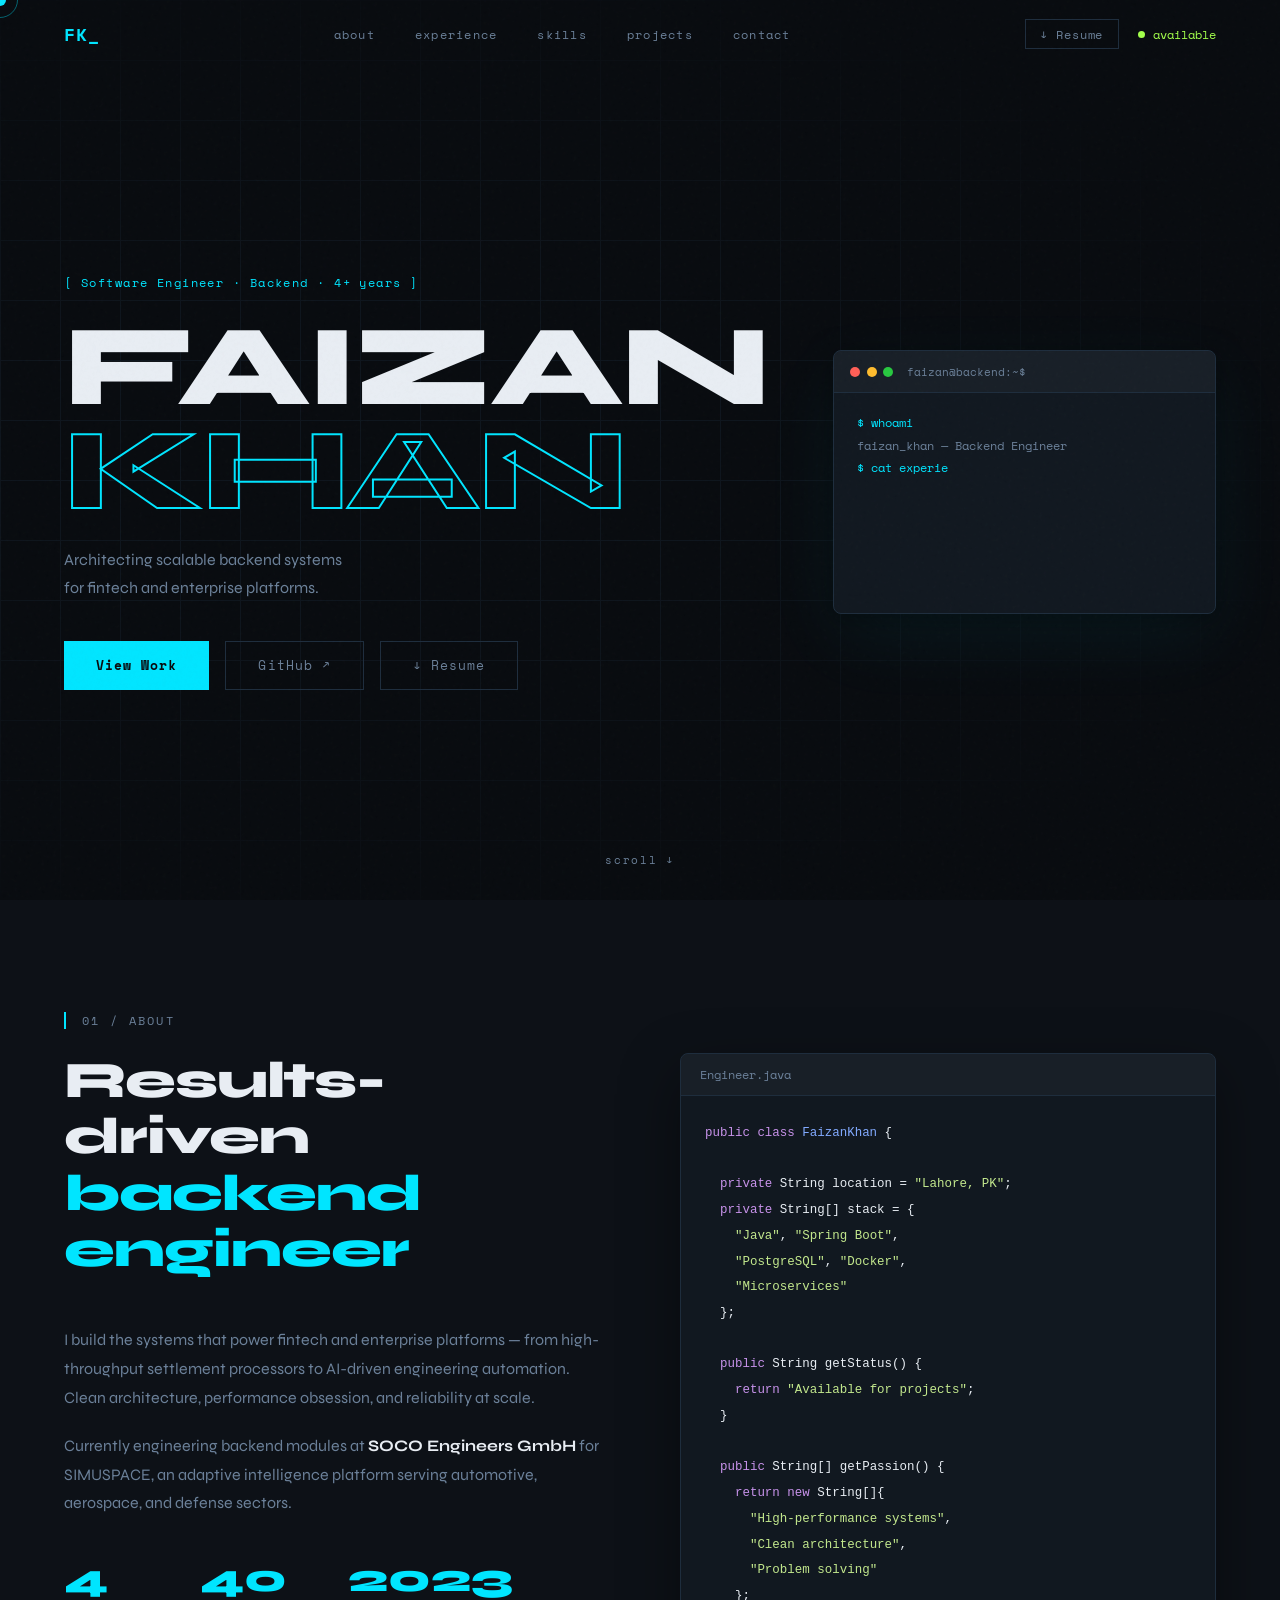
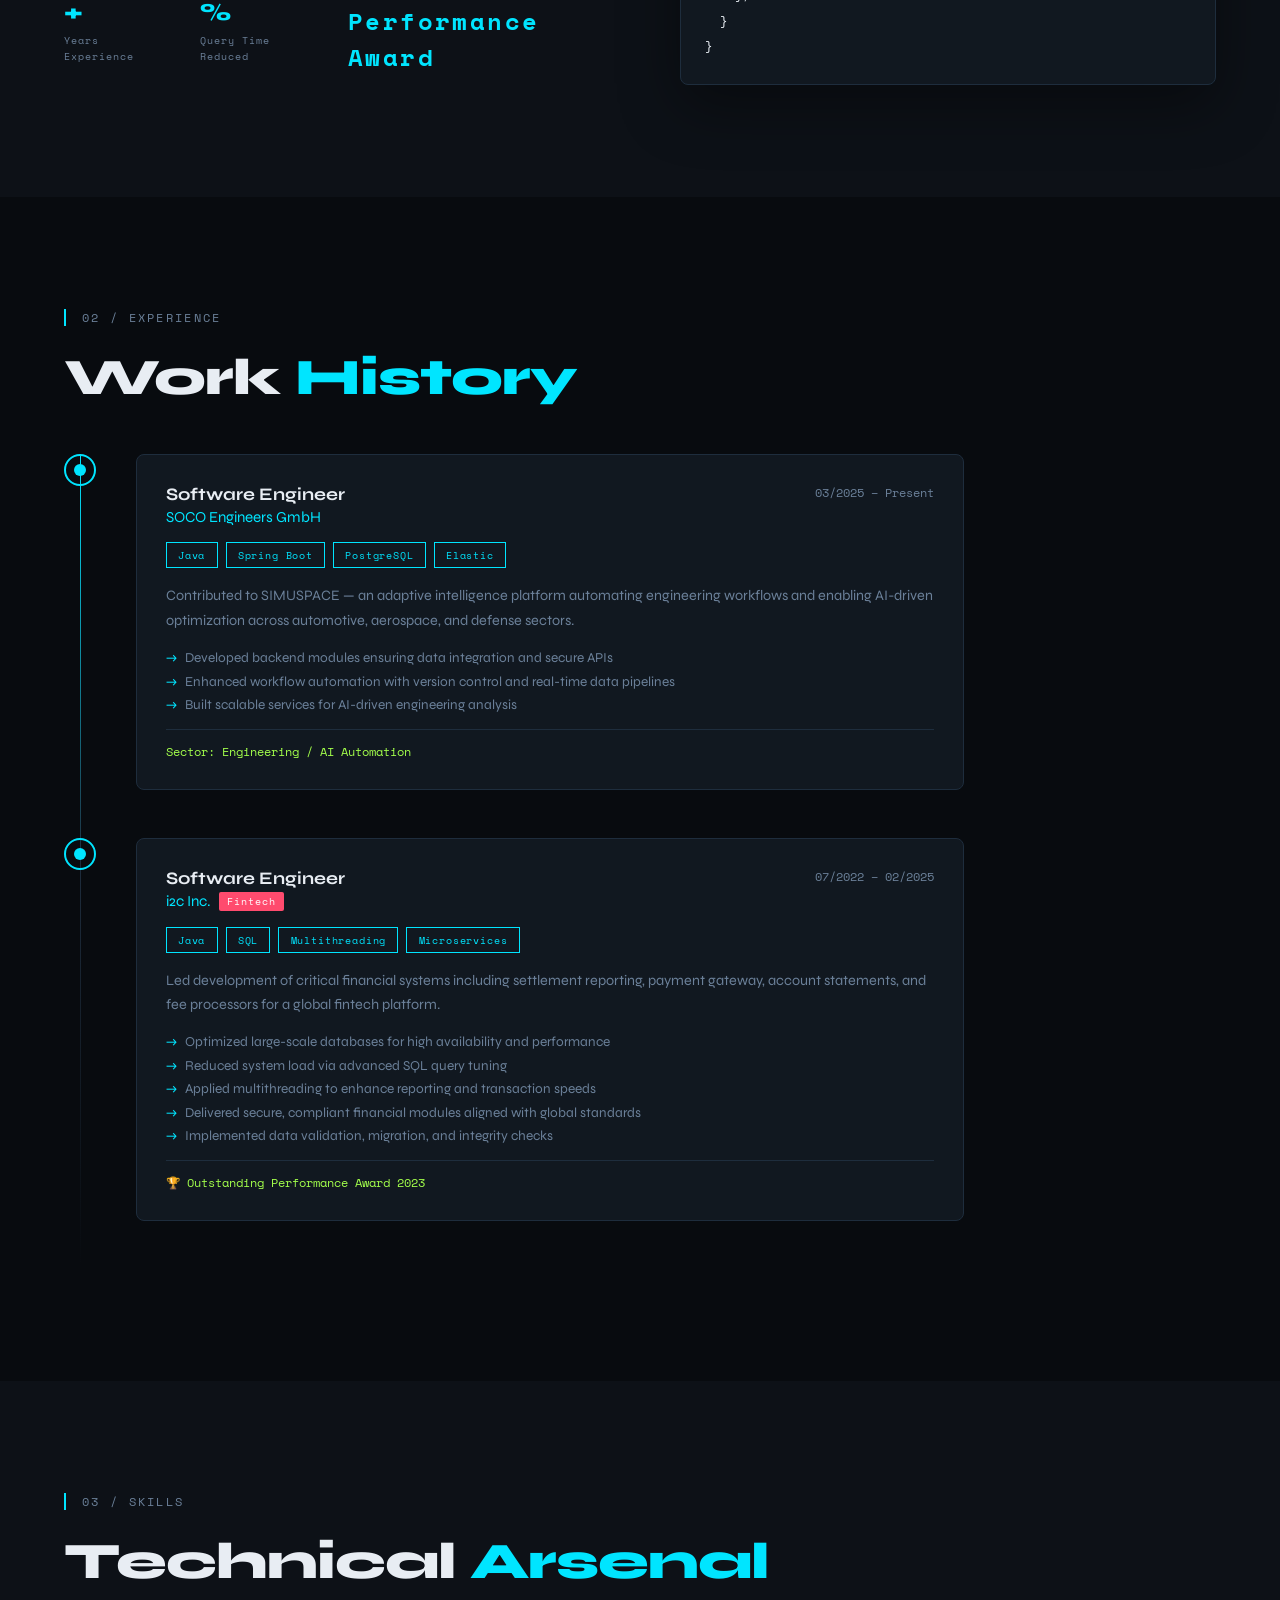
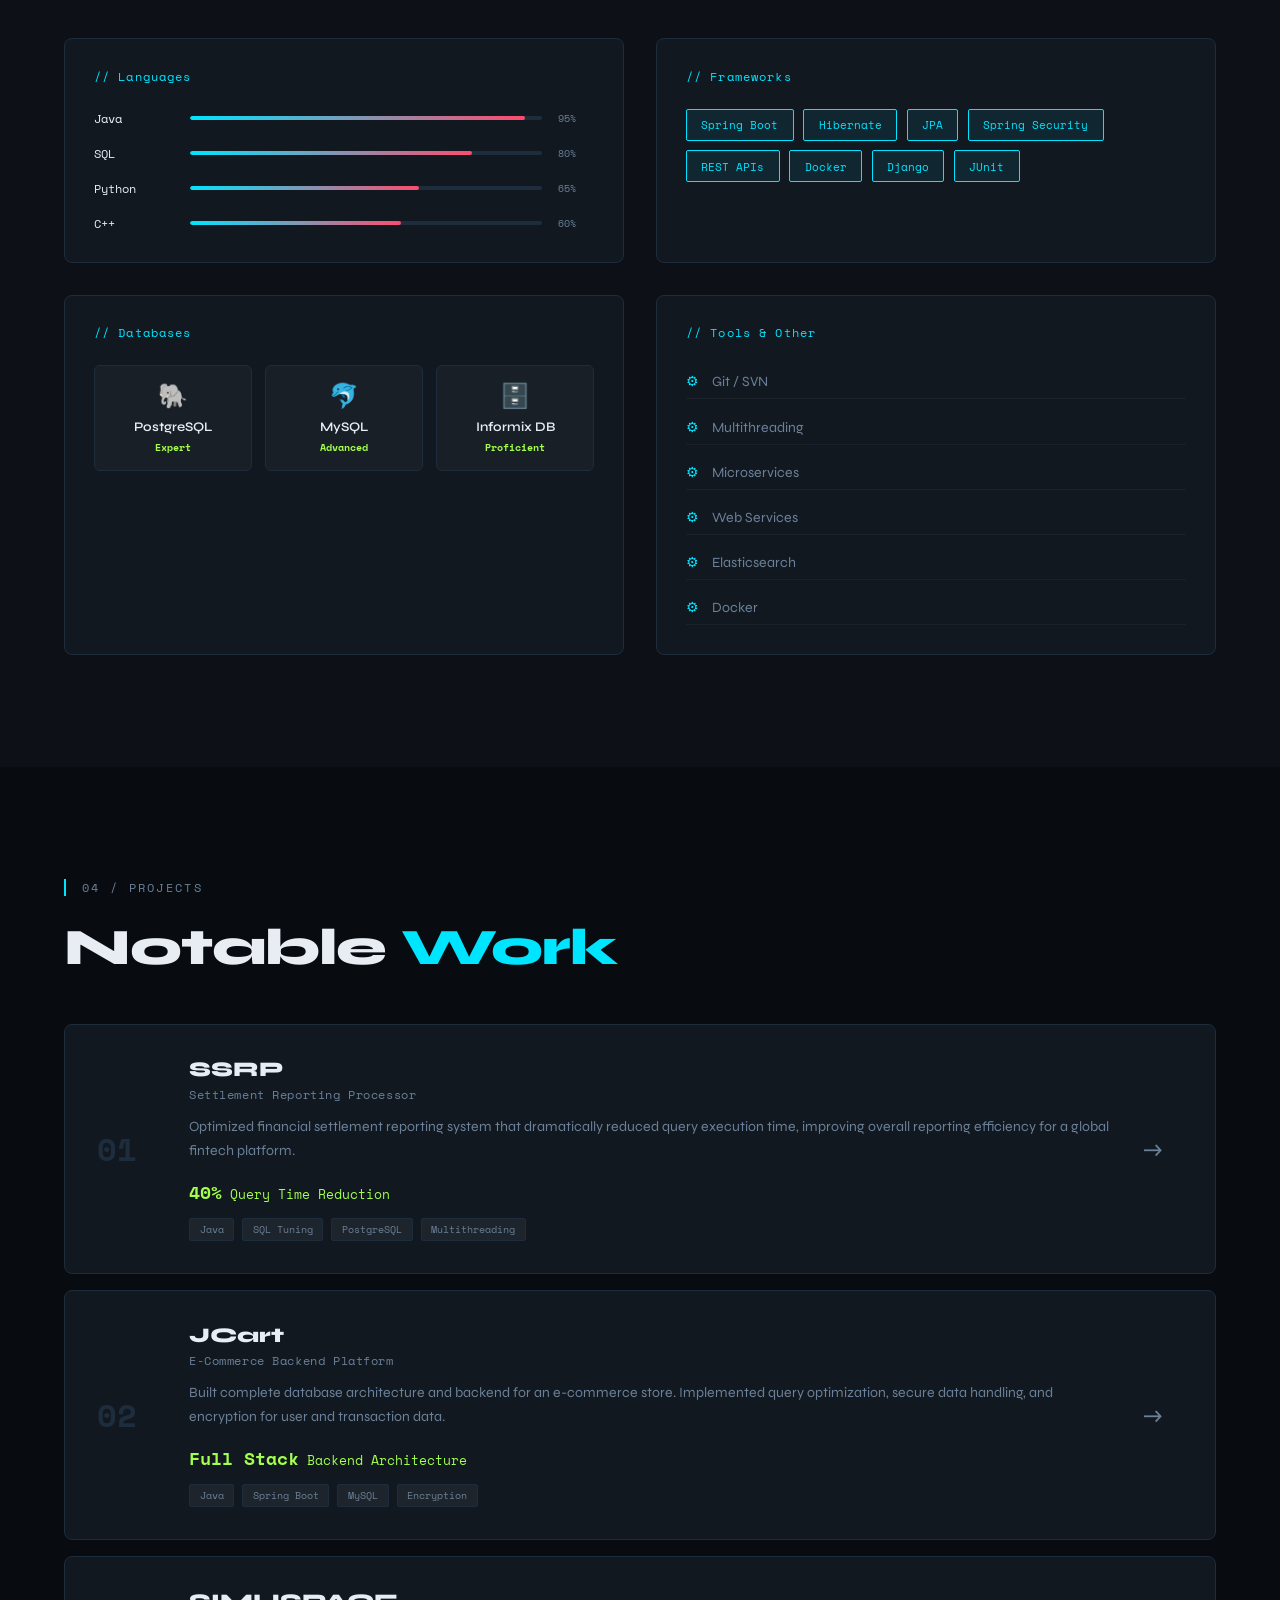
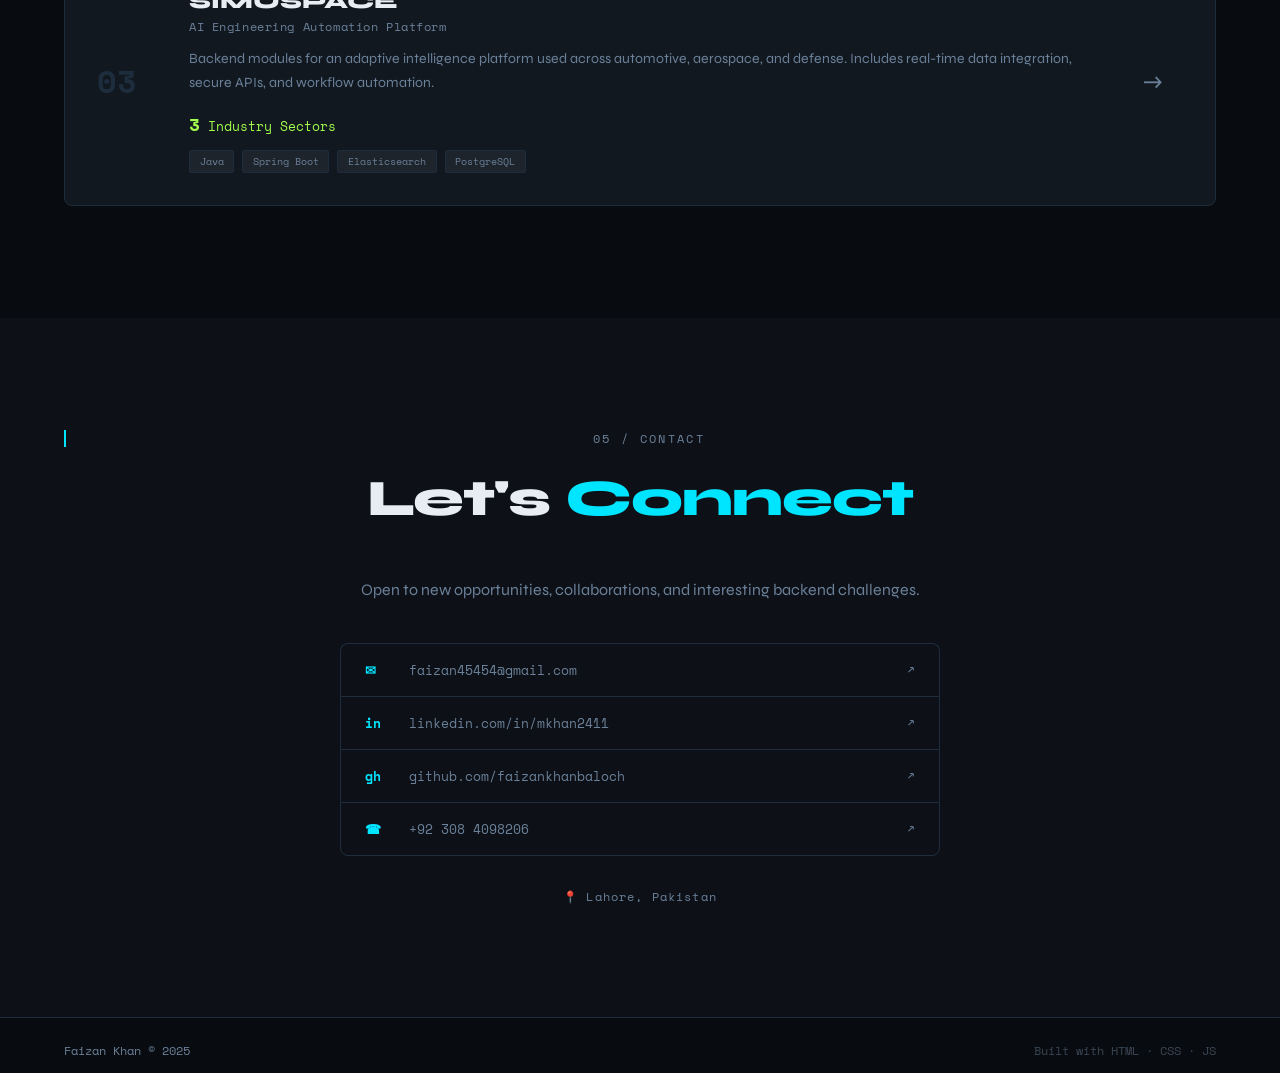
<file: index.html>
<!DOCTYPE html>
<html lang="en">
<head>
  <meta charset="UTF-8" />
  <meta name="viewport" content="width=device-width, initial-scale=1.0" />
  <title>Faizan Khan — Backend Engineer</title>
  <link rel="stylesheet" href="style.css" />
  <link rel="preconnect" href="https://fonts.googleapis.com" />
  <link rel="preconnect" href="https://fonts.gstatic.com" crossorigin />
  <link href="https://fonts.googleapis.com/css2?family=Space+Mono:ital,wght@0,400;0,700;1,400&family=Syne:wght@400;600;700;800&display=swap" rel="stylesheet" />
</head>
<body>

  <!-- Cursor -->
  <div class="cursor" id="cursor"></div>
  <div class="cursor-trail" id="cursorTrail"></div>

  <!-- Noise overlay -->
  <div class="noise"></div>

  <!-- Navigation -->
  <nav class="nav" id="nav">
    <div class="nav-logo">FK<span class="blink">_</span></div>
    <ul class="nav-links">
      <li><a href="#about">about</a></li>
      <li><a href="#experience">experience</a></li>
      <li><a href="#skills">skills</a></li>
      <li><a href="#projects">projects</a></li>
      <li><a href="#contact">contact</a></li>
    </ul>
    <div class="nav-right">
      <a href="Faizan_Khan.pdf" download="Faizan_Khan_Resume.pdf" class="btn-resume-nav">↓ Resume</a>
      <div class="nav-status"><span class="dot"></span>available</div>
    </div>
  </nav>

  <!-- Hero -->
  <section class="hero" id="hero">
    <div class="hero-bg-grid"></div>
    <div class="hero-content">
      <div class="hero-tag">[ Software Engineer · Backend · 4+ years ]</div>
      <h1 class="hero-name">
        <span class="line" data-text="FAIZAN">FAIZAN</span>
        <span class="line accent-line" data-text="KHAN">KHAN</span>
      </h1>
      <p class="hero-sub">Architecting scalable backend systems<br>for fintech and enterprise platforms.</p>
      <div class="hero-cta">
        <a href="#experience" class="btn-primary">View Work</a>
        <a href="https://github.com/faizankhanbaloch" target="_blank" class="btn-ghost">GitHub ↗</a>
        <a href="Faizan_Khan.pdf" download="Faizan_Khan_Resume.pdf" class="btn-resume">↓ Resume</a>
      </div>
    </div>
    <div class="hero-terminal">
      <div class="terminal-bar">
        <span class="t-dot red"></span><span class="t-dot yellow"></span><span class="t-dot green"></span>
        <span class="t-title">faizan@backend:~$</span>
      </div>
      <div class="terminal-body" id="terminalBody"></div>
    </div>
    <div class="hero-scroll">scroll ↓</div>
  </section>

  <!-- About -->
  <section class="about section" id="about">
    <div class="section-label">01 / about</div>
    <div class="about-grid">
      <div class="about-text">
        <h2 class="section-heading">Results-driven<br><em>backend engineer</em></h2>
        <p>I build the systems that power fintech and enterprise platforms — from high-throughput settlement processors to AI-driven engineering automation. Clean architecture, performance obsession, and reliability at scale.</p>
        <p>Currently engineering backend modules at <strong>SOCO Engineers GmbH</strong> for SIMUSPACE, an adaptive intelligence platform serving automotive, aerospace, and defense sectors.</p>
        <div class="about-stats">
          <div class="stat">
            <span class="stat-num" data-target="4">0</span><span>+</span>
            <span class="stat-label">Years Experience</span>
          </div>
          <div class="stat">
            <span class="stat-num" data-target="40">0</span><span>%</span>
            <span class="stat-label">Query Time Reduced</span>
          </div>
          <div class="stat">
            <span class="stat-num" data-target="2023">0</span>
            <span class="stat-label">Performance Award</span>
          </div>
        </div>
      </div>
      <div class="about-visual">
        <div class="code-card">
          <div class="code-header">Engineer.java</div>
          <pre class="code-block"><code><span class="kw">public class</span> <span class="cn">FaizanKhan</span> {

  <span class="kw">private</span> String location = <span class="str">"Lahore, PK"</span>;
  <span class="kw">private</span> String[] stack = {
    <span class="str">"Java"</span>, <span class="str">"Spring Boot"</span>,
    <span class="str">"PostgreSQL"</span>, <span class="str">"Docker"</span>,
    <span class="str">"Microservices"</span>
  };

  <span class="kw">public</span> String getStatus() {
    <span class="kw">return</span> <span class="str">"Available for projects"</span>;
  }

  <span class="kw">public</span> String[] getPassion() {
    <span class="kw">return new</span> String[]{
      <span class="str">"High-performance systems"</span>,
      <span class="str">"Clean architecture"</span>,
      <span class="str">"Problem solving"</span>
    };
  }
}</code></pre>
        </div>
      </div>
    </div>
  </section>

  <!-- Experience -->
  <section class="experience section" id="experience">
    <div class="section-label">02 / experience</div>
    <h2 class="section-heading">Work <em>History</em></h2>
    <div class="timeline">

      <div class="timeline-item" data-index="0">
        <div class="timeline-marker">
          <div class="marker-ring"></div>
          <div class="marker-dot"></div>
        </div>
        <div class="timeline-card">
          <div class="card-header">
            <div>
              <div class="card-role">Software Engineer</div>
              <div class="card-company">SOCO Engineers GmbH</div>
            </div>
            <div class="card-period">03/2025 – Present</div>
          </div>
          <div class="card-tags">
            <span>Java</span><span>Spring Boot</span><span>PostgreSQL</span><span>Elastic</span>
          </div>
          <p class="card-desc">Contributed to SIMUSPACE — an adaptive intelligence platform automating engineering workflows and enabling AI-driven optimization across automotive, aerospace, and defense sectors.</p>
          <ul class="card-bullets">
            <li>Developed backend modules ensuring data integration and secure APIs</li>
            <li>Enhanced workflow automation with version control and real-time data pipelines</li>
            <li>Built scalable services for AI-driven engineering analysis</li>
          </ul>
          <div class="card-sector">Sector: Engineering / AI Automation</div>
        </div>
      </div>

      <div class="timeline-item" data-index="1">
        <div class="timeline-marker">
          <div class="marker-ring"></div>
          <div class="marker-dot"></div>
        </div>
        <div class="timeline-card">
          <div class="card-header">
            <div>
              <div class="card-role">Software Engineer</div>
              <div class="card-company">i2c Inc. <span class="fintech-badge">Fintech</span></div>
            </div>
            <div class="card-period">07/2022 – 02/2025</div>
          </div>
          <div class="card-tags">
            <span>Java</span><span>SQL</span><span>Multithreading</span><span>Microservices</span>
          </div>
          <p class="card-desc">Led development of critical financial systems including settlement reporting, payment gateway, account statements, and fee processors for a global fintech platform.</p>
          <ul class="card-bullets">
            <li>Optimized large-scale databases for high availability and performance</li>
            <li>Reduced system load via advanced SQL query tuning</li>
            <li>Applied multithreading to enhance reporting and transaction speeds</li>
            <li>Delivered secure, compliant financial modules aligned with global standards</li>
            <li>Implemented data validation, migration, and integrity checks</li>
          </ul>
          <div class="card-sector">🏆 Outstanding Performance Award 2023</div>
        </div>
      </div>

    </div>
  </section>

  <!-- Skills -->
  <section class="skills section" id="skills">
    <div class="section-label">03 / skills</div>
    <h2 class="section-heading">Technical <em>Arsenal</em></h2>
    <div class="skills-grid">

      <div class="skill-category">
        <div class="skill-cat-label">// Languages</div>
        <div class="skill-bars">
          <div class="skill-bar" data-level="95"><span>Java</span><div class="bar-track"><div class="bar-fill"></div></div><span class="pct">95%</span></div>
          <div class="skill-bar" data-level="80"><span>SQL</span><div class="bar-track"><div class="bar-fill"></div></div><span class="pct">80%</span></div>
          <div class="skill-bar" data-level="65"><span>Python</span><div class="bar-track"><div class="bar-fill"></div></div><span class="pct">65%</span></div>
          <div class="skill-bar" data-level="60"><span>C++</span><div class="bar-track"><div class="bar-fill"></div></div><span class="pct">60%</span></div>
        </div>
      </div>

      <div class="skill-category">
        <div class="skill-cat-label">// Frameworks</div>
        <div class="skill-bubbles">
          <span class="bubble">Spring Boot</span>
          <span class="bubble">Hibernate</span>
          <span class="bubble">JPA</span>
          <span class="bubble">Spring Security</span>
          <span class="bubble">REST APIs</span>
          <span class="bubble">Docker</span>
          <span class="bubble">Django</span>
          <span class="bubble">JUnit</span>
        </div>
      </div>

      <div class="skill-category">
        <div class="skill-cat-label">// Databases</div>
        <div class="db-cards">
          <div class="db-card">
            <div class="db-icon">🐘</div>
            <div>PostgreSQL</div>
            <div class="db-level">Expert</div>
          </div>
          <div class="db-card">
            <div class="db-icon">🐬</div>
            <div>MySQL</div>
            <div class="db-level">Advanced</div>
          </div>
          <div class="db-card">
            <div class="db-icon">🗄️</div>
            <div>Informix DB</div>
            <div class="db-level">Proficient</div>
          </div>
        </div>
      </div>

      <div class="skill-category">
        <div class="skill-cat-label">// Tools & Other</div>
        <div class="tool-list">
          <div class="tool-item"><span class="tool-icon">⚙</span>Git / SVN</div>
          <div class="tool-item"><span class="tool-icon">⚙</span>Multithreading</div>
          <div class="tool-item"><span class="tool-icon">⚙</span>Microservices</div>
          <div class="tool-item"><span class="tool-icon">⚙</span>Web Services</div>
          <div class="tool-item"><span class="tool-icon">⚙</span>Elasticsearch</div>
          <div class="tool-item"><span class="tool-icon">⚙</span>Docker</div>
        </div>
      </div>

    </div>
  </section>

  <!-- Projects -->
  <section class="projects section" id="projects">
    <div class="section-label">04 / projects</div>
    <h2 class="section-heading">Notable <em>Work</em></h2>
    <div class="projects-grid">

      <div class="project-card" data-index="0">
        <div class="project-number">01</div>
        <div class="project-content">
          <h3>SSRP</h3>
          <div class="project-subtitle">Settlement Reporting Processor</div>
          <p>Optimized financial settlement reporting system that dramatically reduced query execution time, improving overall reporting efficiency for a global fintech platform.</p>
          <div class="project-impact">
            <div class="impact-stat"><span>40%</span> Query Time Reduction</div>
          </div>
          <div class="project-tech">
            <span>Java</span><span>SQL Tuning</span><span>PostgreSQL</span><span>Multithreading</span>
          </div>
        </div>
        <div class="project-arrow">→</div>
      </div>

      <div class="project-card" data-index="1">
        <div class="project-number">02</div>
        <div class="project-content">
          <h3>JCart</h3>
          <div class="project-subtitle">E-Commerce Backend Platform</div>
          <p>Built complete database architecture and backend for an e-commerce store. Implemented query optimization, secure data handling, and encryption for user and transaction data.</p>
          <div class="project-impact">
            <div class="impact-stat"><span>Full Stack</span> Backend Architecture</div>
          </div>
          <div class="project-tech">
            <span>Java</span><span>Spring Boot</span><span>MySQL</span><span>Encryption</span>
          </div>
        </div>
        <div class="project-arrow">→</div>
      </div>

      <div class="project-card" data-index="2">
        <div class="project-number">03</div>
        <div class="project-content">
          <h3>SIMUSPACE</h3>
          <div class="project-subtitle">AI Engineering Automation Platform</div>
          <p>Backend modules for an adaptive intelligence platform used across automotive, aerospace, and defense. Includes real-time data integration, secure APIs, and workflow automation.</p>
          <div class="project-impact">
            <div class="impact-stat"><span>3</span> Industry Sectors</div>
          </div>
          <div class="project-tech">
            <span>Java</span><span>Spring Boot</span><span>Elasticsearch</span><span>PostgreSQL</span>
          </div>
        </div>
        <div class="project-arrow">→</div>
      </div>

    </div>
  </section>

  <!-- Contact -->
  <section class="contact section" id="contact">
    <div class="section-label">05 / contact</div>
    <div class="contact-inner">
      <h2 class="section-heading">Let's <em>Connect</em></h2>
      <p class="contact-sub">Open to new opportunities, collaborations, and interesting backend challenges.</p>
      <div class="contact-links">
        <a href="mailto:faizan45454@gmail.com" class="contact-link">
          <span class="link-icon">✉</span>
          <span>faizan45454@gmail.com</span>
          <span class="link-arr">↗</span>
        </a>
        <a href="https://linkedin.com/in/mkhan2411" target="_blank" class="contact-link">
          <span class="link-icon">in</span>
          <span>linkedin.com/in/mkhan2411</span>
          <span class="link-arr">↗</span>
        </a>
        <a href="https://github.com/faizankhanbaloch" target="_blank" class="contact-link">
          <span class="link-icon">gh</span>
          <span>github.com/faizankhanbaloch</span>
          <span class="link-arr">↗</span>
        </a>
        <a href="tel:+923084098206" class="contact-link">
          <span class="link-icon">☎</span>
          <span>+92 308 4098206</span>
          <span class="link-arr">↗</span>
        </a>
      </div>
      <div class="contact-location">📍 Lahore, Pakistan</div>
    </div>
  </section>

  <!-- Footer -->
  <footer class="footer">
    <div>Faizan Khan © 2025</div>
    <div class="footer-stack">Built with HTML · CSS · JS</div>
  </footer>

  <script src="script.js"></script>
</body>
</html>
</file>
<file: style.css>
/* ===== RESET & BASE ===== */
*, *::before, *::after { box-sizing: border-box; margin: 0; padding: 0; }

:root {
  --bg: #080b0f;
  --bg2: #0d1117;
  --surface: #111820;
  --border: #1e2d3d;
  --accent: #00e5ff;
  --accent2: #ff4b6e;
  --accent3: #a3ff4b;
  --text: #e8edf3;
  --text-dim: #6b8099;
  --font-display: 'Syne', sans-serif;
  --font-mono: 'Space Mono', monospace;
}

html { scroll-behavior: smooth; }

body {
  background: var(--bg);
  color: var(--text);
  font-family: var(--font-display);
  overflow-x: hidden;
  cursor: none;
}

/* ===== CUSTOM CURSOR ===== */
.cursor {
  width: 12px; height: 12px;
  background: var(--accent);
  border-radius: 50%;
  position: fixed;
  top: 0; left: 0;
  pointer-events: none;
  z-index: 9999;
  transform: translate(-50%, -50%);
  transition: transform 0.1s ease, background 0.3s;
  mix-blend-mode: screen;
}

.cursor-trail {
  width: 36px; height: 36px;
  border: 1px solid var(--accent);
  border-radius: 50%;
  position: fixed;
  top: 0; left: 0;
  pointer-events: none;
  z-index: 9998;
  transform: translate(-50%, -50%);
  transition: transform 0.18s ease, opacity 0.3s;
  opacity: 0.4;
}

/* ===== NOISE ===== */
.noise {
  position: fixed;
  inset: 0;
  background-image: url("data:image/svg+xml,%3Csvg viewBox='0 0 256 256' xmlns='http://www.w3.org/2000/svg'%3E%3Cfilter id='noise'%3E%3CfeTurbulence type='fractalNoise' baseFrequency='0.9' numOctaves='4' stitchTiles='stitch'/%3E%3C/filter%3E%3Crect width='100%25' height='100%25' filter='url(%23noise)' opacity='0.04'/%3E%3C/svg%3E");
  pointer-events: none;
  z-index: 1000;
  opacity: 0.5;
}

/* ===== NAV ===== */
.nav {
  position: fixed;
  top: 0; left: 0; right: 0;
  z-index: 900;
  display: flex;
  align-items: center;
  justify-content: space-between;
  padding: 1.2rem 4rem;
  border-bottom: 1px solid transparent;
  transition: border-color 0.3s, background 0.3s;
}

.nav.scrolled {
  background: rgba(8, 11, 15, 0.92);
  border-color: var(--border);
  backdrop-filter: blur(12px);
}

.nav-logo {
  font-family: var(--font-mono);
  font-size: 1.1rem;
  font-weight: 700;
  color: var(--accent);
  letter-spacing: 0.05em;
}

.blink {
  animation: blink 1s step-end infinite;
}

@keyframes blink {
  0%, 100% { opacity: 1; }
  50% { opacity: 0; }
}

.nav-links {
  display: flex;
  list-style: none;
  gap: 2.5rem;
}

.nav-links a {
  font-family: var(--font-mono);
  font-size: 0.78rem;
  color: var(--text-dim);
  text-decoration: none;
  letter-spacing: 0.1em;
  text-transform: lowercase;
  transition: color 0.2s;
  position: relative;
}

.nav-links a::after {
  content: '';
  position: absolute;
  bottom: -3px; left: 0;
  width: 0; height: 1px;
  background: var(--accent);
  transition: width 0.2s;
}

.nav-links a:hover { color: var(--accent); }
.nav-links a:hover::after { width: 100%; }

/* Nav right group */
.nav-right {
  display: flex;
  align-items: center;
  gap: 1.2rem;
}

.nav-status {
  font-family: var(--font-mono);
  font-size: 0.72rem;
  color: var(--accent3);
  display: flex;
  align-items: center;
  gap: 0.5rem;
}

/* ===== RESUME BUTTONS ===== */

/* Nav — same mono font, same letter-spacing, matches nav-status scale */
.btn-resume-nav {
  font-family: var(--font-mono);
  font-size: 0.72rem;
  letter-spacing: 0.08em;
  padding: 0.35rem 0.9rem;
  border: 1px solid var(--border);
  color: var(--text-dim);
  text-decoration: none;
  transition: border-color 0.2s, color 0.2s;
  white-space: nowrap;
}

.btn-resume-nav:hover {
  border-color: var(--accent);
  color: var(--accent);
}

/* Hero — identical to btn-ghost but with accent3 color to stand apart */
.btn-resume {
  display: inline-flex;
  align-items: center;
  padding: 0.85rem 2rem;
  border: 1px solid var(--border);
  color: var(--text-dim);
  font-family: var(--font-mono);
  font-size: 0.82rem;
  letter-spacing: 0.08em;
  text-decoration: none;
  transition: border-color 0.2s, color 0.2s;
}

.btn-resume:hover {
  border-color: var(--accent3);
  color: var(--accent3);
}

.dot {
  width: 7px; height: 7px;
  background: var(--accent3);
  border-radius: 50%;
  animation: pulse 2s ease infinite;
}

@keyframes pulse {
  0%, 100% { opacity: 1; box-shadow: 0 0 0 0 rgba(163, 255, 75, 0.4); }
  50% { opacity: 0.8; box-shadow: 0 0 0 6px rgba(163, 255, 75, 0); }
}

/* ===== HERO ===== */
.hero {
  min-height: 100vh;
  display: grid;
  grid-template-columns: 1fr 1fr;
  align-items: center;
  padding: 8rem 4rem 4rem;
  position: relative;
  overflow: hidden;
  gap: 4rem;
}

.hero-bg-grid {
  position: absolute;
  inset: 0;
  background-image:
    linear-gradient(var(--border) 1px, transparent 1px),
    linear-gradient(90deg, var(--border) 1px, transparent 1px);
  background-size: 60px 60px;
  opacity: 0.3;
  mask-image: radial-gradient(ellipse at 30% 50%, black 30%, transparent 80%);
}

.hero-content { position: relative; z-index: 2; }

.hero-tag {
  font-family: var(--font-mono);
  font-size: 0.75rem;
  color: var(--accent);
  letter-spacing: 0.12em;
  margin-bottom: 1.5rem;
  opacity: 0;
  animation: fadeUp 0.6s 0.2s forwards;
}

.hero-name {
  display: flex;
  flex-direction: column;
  font-size: clamp(4rem, 9vw, 8rem);
  font-weight: 800;
  line-height: 0.9;
  letter-spacing: -0.02em;
  margin-bottom: 1.5rem;
}

.line {
  opacity: 0;
  transform: translateY(40px);
  animation: slideUp 0.7s cubic-bezier(0.16, 1, 0.3, 1) forwards;
}

.line:nth-child(1) { animation-delay: 0.3s; }
.line:nth-child(2) { animation-delay: 0.45s; }

.accent-line {
  color: transparent;
  -webkit-text-stroke: 2px var(--accent);
}

.hero-sub {
  font-size: 1rem;
  color: var(--text-dim);
  line-height: 1.7;
  margin-bottom: 2.5rem;
  opacity: 0;
  animation: fadeUp 0.6s 0.6s forwards;
}

.hero-cta {
  display: flex;
  gap: 1rem;
  opacity: 0;
  animation: fadeUp 0.6s 0.75s forwards;
}

.btn-primary {
  display: inline-flex;
  align-items: center;
  padding: 0.85rem 2rem;
  background: var(--accent);
  color: var(--bg);
  font-family: var(--font-mono);
  font-size: 0.82rem;
  font-weight: 700;
  letter-spacing: 0.08em;
  text-decoration: none;
  transition: transform 0.2s, box-shadow 0.2s;
}

.btn-primary:hover {
  transform: translate(-2px, -2px);
  box-shadow: 4px 4px 0 var(--accent2);
}

.btn-ghost {
  display: inline-flex;
  align-items: center;
  padding: 0.85rem 2rem;
  border: 1px solid var(--border);
  color: var(--text-dim);
  font-family: var(--font-mono);
  font-size: 0.82rem;
  letter-spacing: 0.08em;
  text-decoration: none;
  transition: border-color 0.2s, color 0.2s;
}

.btn-ghost:hover { border-color: var(--accent); color: var(--accent); }

/* ===== TERMINAL ===== */
.hero-terminal {
  background: var(--surface);
  border: 1px solid var(--border);
  border-radius: 8px;
  overflow: hidden;
  position: relative;
  z-index: 2;
  opacity: 0;
  animation: fadeUp 0.6s 0.5s forwards;
  box-shadow: 0 24px 80px rgba(0, 229, 255, 0.06), 0 4px 24px rgba(0,0,0,0.5);
}

.terminal-bar {
  display: flex;
  align-items: center;
  gap: 0.4rem;
  padding: 0.75rem 1rem;
  background: rgba(255,255,255,0.03);
  border-bottom: 1px solid var(--border);
}

.t-dot {
  width: 10px; height: 10px;
  border-radius: 50%;
}
.t-dot.red { background: #ff5f57; }
.t-dot.yellow { background: #febc2e; }
.t-dot.green { background: #28c840; }

.t-title {
  font-family: var(--font-mono);
  font-size: 0.7rem;
  color: var(--text-dim);
  margin-left: 0.5rem;
}

.terminal-body {
  padding: 1.2rem 1.4rem;
  font-family: var(--font-mono);
  font-size: 0.78rem;
  line-height: 1.8;
  min-height: 220px;
  color: var(--text-dim);
}

.terminal-body .cmd { color: var(--accent); }
.terminal-body .out { color: var(--text-dim); }
.terminal-body .ok { color: var(--accent3); }
.terminal-body .err { color: var(--accent2); }
.terminal-body .cursor-t {
  display: inline-block;
  width: 8px; height: 1em;
  background: var(--accent);
  animation: blink 1s step-end infinite;
  vertical-align: text-bottom;
}

.hero-scroll {
  position: absolute;
  bottom: 2rem;
  left: 50%;
  transform: translateX(-50%);
  font-family: var(--font-mono);
  font-size: 0.7rem;
  color: var(--text-dim);
  letter-spacing: 0.15em;
  animation: bobScroll 2s ease-in-out infinite;
  z-index: 2;
}

@keyframes bobScroll {
  0%, 100% { transform: translateX(-50%) translateY(0); }
  50% { transform: translateX(-50%) translateY(8px); }
}

/* ===== SECTIONS ===== */
.section {
  padding: 7rem 4rem;
  position: relative;
}

.section-label {
  font-family: var(--font-mono);
  font-size: 0.72rem;
  color: var(--text-dim);
  letter-spacing: 0.2em;
  text-transform: uppercase;
  margin-bottom: 1.5rem;
  border-left: 2px solid var(--accent);
  padding-left: 1rem;
}

.section-heading {
  font-size: clamp(2.2rem, 4vw, 3.5rem);
  font-weight: 800;
  line-height: 1.1;
  margin-bottom: 3rem;
  letter-spacing: -0.02em;
}

.section-heading em {
  font-style: normal;
  color: var(--accent);
}

/* ===== ABOUT ===== */
.about { background: var(--bg2); }

.about-grid {
  display: grid;
  grid-template-columns: 1fr 1fr;
  gap: 5rem;
  align-items: start;
}

.about-text p {
  color: var(--text-dim);
  line-height: 1.8;
  margin-bottom: 1.2rem;
  font-size: 1rem;
}

.about-text strong { color: var(--text); font-weight: 700; }

.about-stats {
  display: flex;
  gap: 2.5rem;
  margin-top: 2.5rem;
}

.stat {
  display: flex;
  flex-direction: column;
}

.stat-num {
  font-size: 2.5rem;
  font-weight: 800;
  color: var(--accent);
  line-height: 1;
}

.stat span:nth-child(2) {
  font-size: 1.5rem;
  font-weight: 800;
  color: var(--accent);
}

.stat-label {
  font-family: var(--font-mono);
  font-size: 0.65rem;
  color: var(--text-dim);
  letter-spacing: 0.1em;
  margin-top: 0.3rem;
}

/* Code Card */
.code-card {
  background: var(--surface);
  border: 1px solid var(--border);
  border-radius: 8px;
  overflow: hidden;
  box-shadow: 0 20px 60px rgba(0,0,0,0.4);
}

.code-header {
  padding: 0.75rem 1.2rem;
  background: rgba(255,255,255,0.03);
  border-bottom: 1px solid var(--border);
  font-family: var(--font-mono);
  font-size: 0.75rem;
  color: var(--text-dim);
}

.code-block {
  padding: 1.5rem;
  font-family: var(--font-mono);
  font-size: 0.78rem;
  line-height: 1.9;
  overflow-x: auto;
}

.kw { color: #c792ea; }
.cn { color: #82aaff; }
.str { color: #c3e88d; }

/* ===== EXPERIENCE ===== */
.timeline {
  position: relative;
  display: flex;
  flex-direction: column;
  gap: 0;
  max-width: 900px;
}

.timeline::before {
  content: '';
  position: absolute;
  left: 16px;
  top: 0; bottom: 0;
  width: 1px;
  background: linear-gradient(to bottom, var(--accent), var(--border), transparent);
}

.timeline-item {
  display: grid;
  grid-template-columns: 40px 1fr;
  gap: 2rem;
  padding-bottom: 3rem;
  opacity: 0;
  transform: translateX(-20px);
  transition: opacity 0.5s, transform 0.5s;
}

.timeline-item.visible {
  opacity: 1;
  transform: translateX(0);
}

.timeline-marker {
  position: relative;
  display: flex;
  align-items: flex-start;
  padding-top: 1rem;
}

.marker-ring {
  width: 32px; height: 32px;
  border: 2px solid var(--accent);
  border-radius: 50%;
  position: absolute;
  top: 0;
  animation: ringPulse 3s ease-in-out infinite;
}

.marker-dot {
  width: 12px; height: 12px;
  background: var(--accent);
  border-radius: 50%;
  position: absolute;
  top: 10px; left: 10px;
}

@keyframes ringPulse {
  0%, 100% { transform: scale(1); opacity: 1; }
  50% { transform: scale(1.2); opacity: 0.5; }
}

.timeline-card {
  background: var(--surface);
  border: 1px solid var(--border);
  border-radius: 8px;
  padding: 1.8rem;
  transition: border-color 0.3s, transform 0.3s;
}

.timeline-card:hover {
  border-color: var(--accent);
  transform: translateX(4px);
}

.card-header {
  display: flex;
  justify-content: space-between;
  align-items: flex-start;
  margin-bottom: 1rem;
}

.card-role {
  font-size: 1.1rem;
  font-weight: 700;
  color: var(--text);
}

.card-company {
  font-size: 0.95rem;
  color: var(--accent);
  margin-top: 0.2rem;
  display: flex;
  align-items: center;
  gap: 0.5rem;
}

.fintech-badge {
  background: var(--accent2);
  color: white;
  font-family: var(--font-mono);
  font-size: 0.6rem;
  padding: 0.15rem 0.5rem;
  border-radius: 2px;
  letter-spacing: 0.1em;
}

.card-period {
  font-family: var(--font-mono);
  font-size: 0.72rem;
  color: var(--text-dim);
  white-space: nowrap;
}

.card-tags {
  display: flex;
  flex-wrap: wrap;
  gap: 0.5rem;
  margin-bottom: 1rem;
}

.card-tags span {
  font-family: var(--font-mono);
  font-size: 0.65rem;
  padding: 0.25rem 0.7rem;
  border: 1px solid var(--accent);
  color: var(--accent);
  letter-spacing: 0.08em;
}

.card-desc {
  color: var(--text-dim);
  font-size: 0.9rem;
  line-height: 1.7;
  margin-bottom: 1rem;
}

.card-bullets {
  list-style: none;
  display: flex;
  flex-direction: column;
  gap: 0.4rem;
  margin-bottom: 1rem;
}

.card-bullets li {
  font-size: 0.85rem;
  color: var(--text-dim);
  padding-left: 1.2rem;
  position: relative;
}

.card-bullets li::before {
  content: '→';
  position: absolute;
  left: 0;
  color: var(--accent);
}

.card-sector {
  font-family: var(--font-mono);
  font-size: 0.72rem;
  color: var(--accent3);
  border-top: 1px solid var(--border);
  padding-top: 0.8rem;
  margin-top: 0.5rem;
}

/* ===== SKILLS ===== */
.skills { background: var(--bg2); }

.skills-grid {
  display: grid;
  grid-template-columns: repeat(2, 1fr);
  gap: 2rem;
}

.skill-category {
  background: var(--surface);
  border: 1px solid var(--border);
  border-radius: 8px;
  padding: 1.8rem;
}

.skill-cat-label {
  font-family: var(--font-mono);
  font-size: 0.72rem;
  color: var(--accent);
  letter-spacing: 0.1em;
  margin-bottom: 1.5rem;
}

.skill-bars { display: flex; flex-direction: column; gap: 1rem; }

.skill-bar {
  display: grid;
  grid-template-columns: 80px 1fr 36px;
  align-items: center;
  gap: 1rem;
  font-family: var(--font-mono);
  font-size: 0.78rem;
}

.bar-track {
  height: 4px;
  background: var(--border);
  border-radius: 2px;
  overflow: hidden;
}

.bar-fill {
  height: 100%;
  width: 0;
  background: linear-gradient(90deg, var(--accent), var(--accent2));
  border-radius: 2px;
  transition: width 1.2s cubic-bezier(0.16, 1, 0.3, 1);
}

.pct {
  font-family: var(--font-mono);
  font-size: 0.65rem;
  color: var(--text-dim);
}

.skill-bubbles {
  display: flex;
  flex-wrap: wrap;
  gap: 0.6rem;
}

.bubble {
  font-family: var(--font-mono);
  font-size: 0.7rem;
  padding: 0.4rem 0.9rem;
  background: rgba(0, 229, 255, 0.07);
  border: 1px solid var(--accent);
  color: var(--accent);
  border-radius: 2px;
  cursor: default;
  transition: background 0.2s, transform 0.2s;
}

.bubble:hover {
  background: var(--accent);
  color: var(--bg);
  transform: translateY(-2px);
}

.db-cards {
  display: grid;
  grid-template-columns: repeat(3, 1fr);
  gap: 0.8rem;
}

.db-card {
  background: rgba(255,255,255,0.03);
  border: 1px solid var(--border);
  border-radius: 6px;
  padding: 1rem;
  text-align: center;
  font-size: 0.82rem;
  font-weight: 600;
  cursor: default;
  transition: border-color 0.2s, transform 0.2s;
}

.db-card:hover {
  border-color: var(--accent);
  transform: translateY(-3px);
}

.db-icon { font-size: 1.5rem; margin-bottom: 0.5rem; }

.db-level {
  font-family: var(--font-mono);
  font-size: 0.6rem;
  color: var(--accent3);
  margin-top: 0.3rem;
}

.tool-list {
  display: flex;
  flex-direction: column;
  gap: 0.7rem;
}

.tool-item {
  display: flex;
  align-items: center;
  gap: 0.8rem;
  font-size: 0.88rem;
  color: var(--text-dim);
  padding: 0.5rem 0;
  border-bottom: 1px solid rgba(255,255,255,0.04);
  transition: color 0.2s;
}

.tool-item:hover { color: var(--text); }

.tool-icon { color: var(--accent); font-style: normal; }

/* ===== PROJECTS ===== */
.projects-grid {
  display: flex;
  flex-direction: column;
  gap: 1rem;
}

.project-card {
  display: grid;
  grid-template-columns: 60px 1fr 40px;
  align-items: center;
  gap: 2rem;
  background: var(--surface);
  border: 1px solid var(--border);
  padding: 2rem;
  border-radius: 8px;
  cursor: pointer;
  transition: border-color 0.3s, transform 0.3s, background 0.3s;
  opacity: 0;
  transform: translateY(20px);
  transition: opacity 0.5s, transform 0.5s, border-color 0.3s, background 0.2s;
}

.project-card.visible {
  opacity: 1;
  transform: translateY(0);
}

.project-card:hover {
  border-color: var(--accent2);
  background: rgba(255, 75, 110, 0.04);
}

.project-number {
  font-family: var(--font-mono);
  font-size: 2rem;
  font-weight: 700;
  color: var(--border);
  transition: color 0.3s;
}

.project-card:hover .project-number { color: var(--accent2); }

.project-content h3 {
  font-size: 1.3rem;
  font-weight: 800;
  margin-bottom: 0.2rem;
}

.project-subtitle {
  font-family: var(--font-mono);
  font-size: 0.72rem;
  color: var(--text-dim);
  margin-bottom: 0.8rem;
  letter-spacing: 0.05em;
}

.project-content p {
  font-size: 0.88rem;
  color: var(--text-dim);
  line-height: 1.7;
  margin-bottom: 1rem;
}

.project-impact {
  margin-bottom: 0.8rem;
}

.impact-stat {
  font-family: var(--font-mono);
  font-size: 0.8rem;
  color: var(--accent3);
}

.impact-stat span {
  font-size: 1.1rem;
  font-weight: 700;
  color: var(--accent3);
}

.project-tech {
  display: flex;
  flex-wrap: wrap;
  gap: 0.5rem;
}

.project-tech span {
  font-family: var(--font-mono);
  font-size: 0.62rem;
  padding: 0.2rem 0.6rem;
  background: rgba(255,255,255,0.05);
  color: var(--text-dim);
  border-radius: 2px;
  border: 1px solid var(--border);
}

.project-arrow {
  font-size: 1.5rem;
  color: var(--text-dim);
  transition: transform 0.3s, color 0.3s;
}

.project-card:hover .project-arrow {
  transform: translate(4px, -4px);
  color: var(--accent2);
}

/* ===== CONTACT ===== */
.contact { background: var(--bg2); text-align: center; }

.contact-inner { max-width: 600px; margin: 0 auto; }

.contact-sub {
  color: var(--text-dim);
  line-height: 1.7;
  margin-bottom: 2.5rem;
  font-size: 1rem;
}

.contact-links {
  display: flex;
  flex-direction: column;
  gap: 0;
  text-align: left;
}

.contact-link {
  display: flex;
  align-items: center;
  gap: 1rem;
  padding: 1rem 1.5rem;
  border: 1px solid var(--border);
  border-bottom: none;
  color: var(--text-dim);
  text-decoration: none;
  font-family: var(--font-mono);
  font-size: 0.82rem;
  transition: background 0.2s, color 0.2s, border-color 0.2s;
}

.contact-link:first-child { border-radius: 8px 8px 0 0; }
.contact-link:last-child { border-bottom: 1px solid var(--border); border-radius: 0 0 8px 8px; }

.contact-link:hover {
  background: rgba(0, 229, 255, 0.06);
  color: var(--accent);
  border-color: var(--accent);
}

.link-icon {
  width: 28px;
  font-style: normal;
  font-weight: 700;
  color: var(--accent);
  flex-shrink: 0;
}

.link-arr {
  margin-left: auto;
  transition: transform 0.2s;
}

.contact-link:hover .link-arr {
  transform: translate(3px, -3px);
}

.contact-location {
  font-family: var(--font-mono);
  font-size: 0.72rem;
  color: var(--text-dim);
  margin-top: 2rem;
  letter-spacing: 0.1em;
}

/* ===== FOOTER ===== */
.footer {
  padding: 1.5rem 4rem;
  border-top: 1px solid var(--border);
  display: flex;
  justify-content: space-between;
  font-family: var(--font-mono);
  font-size: 0.72rem;
  color: var(--text-dim);
}

.footer-stack { opacity: 0.5; }

/* ===== ANIMATIONS ===== */
@keyframes fadeUp {
  from { opacity: 0; transform: translateY(20px); }
  to { opacity: 1; transform: translateY(0); }
}

@keyframes slideUp {
  from { opacity: 0; transform: translateY(40px); }
  to { opacity: 1; transform: translateY(0); }
}

/* ===== SCROLLBAR ===== */
::-webkit-scrollbar { width: 4px; }
::-webkit-scrollbar-track { background: var(--bg); }
::-webkit-scrollbar-thumb { background: var(--border); border-radius: 2px; }
::-webkit-scrollbar-thumb:hover { background: var(--accent); }

/* ===== RESPONSIVE ===== */
@media (max-width: 900px) {
  .hero { grid-template-columns: 1fr; padding: 6rem 2rem 4rem; }
  .hero-terminal { display: none; }
  .about-grid { grid-template-columns: 1fr; gap: 3rem; }
  .skills-grid { grid-template-columns: 1fr; }
  .nav { padding: 1rem 1.5rem; }
  .nav-links { gap: 1.5rem; }
  .nav-right { display: none; }
  .section { padding: 5rem 2rem; }
  .project-card { grid-template-columns: 50px 1fr; }
  .project-arrow { display: none; }
  .footer { padding: 1.5rem 2rem; }
}

@media (max-width: 600px) {
  .nav-links { display: none; }
  .about-stats { flex-wrap: wrap; gap: 1.5rem; }
  .db-cards { grid-template-columns: 1fr 1fr; }
  .btn-resume { display: none; }
}
</file>
